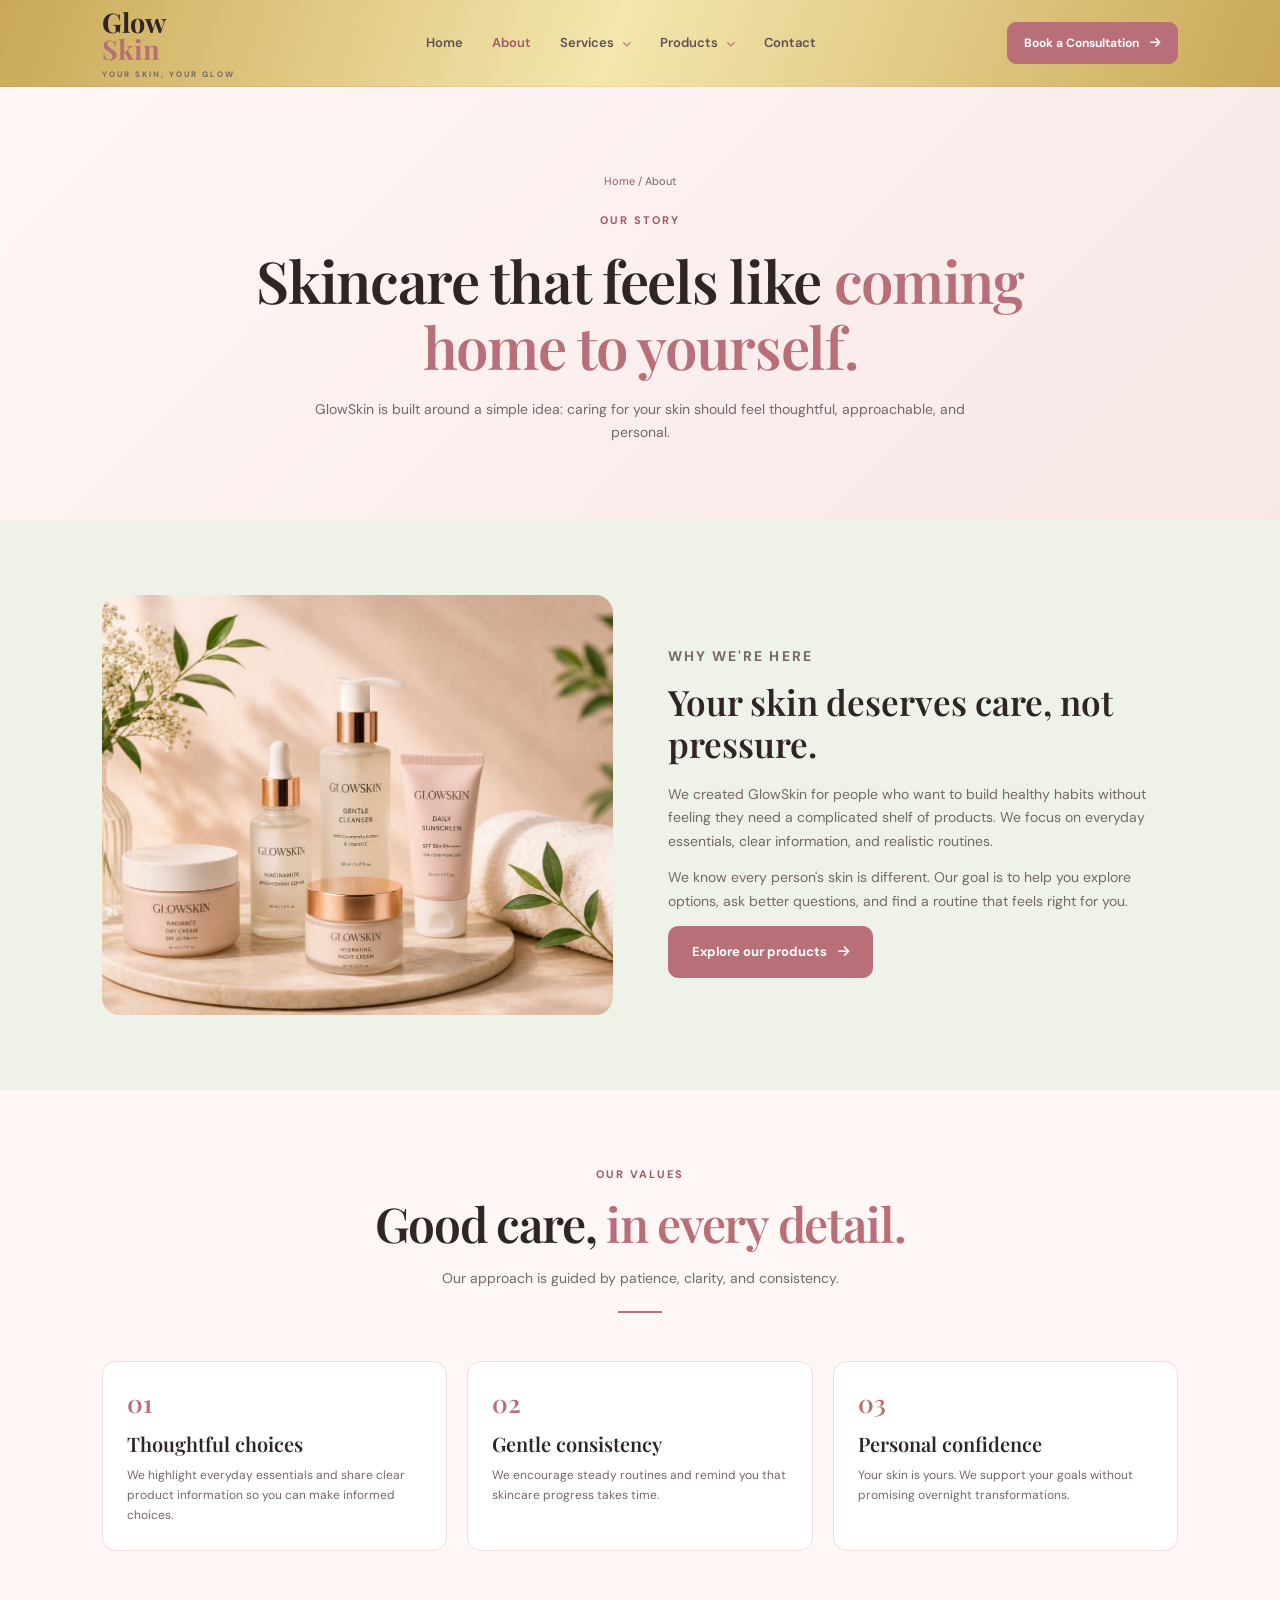
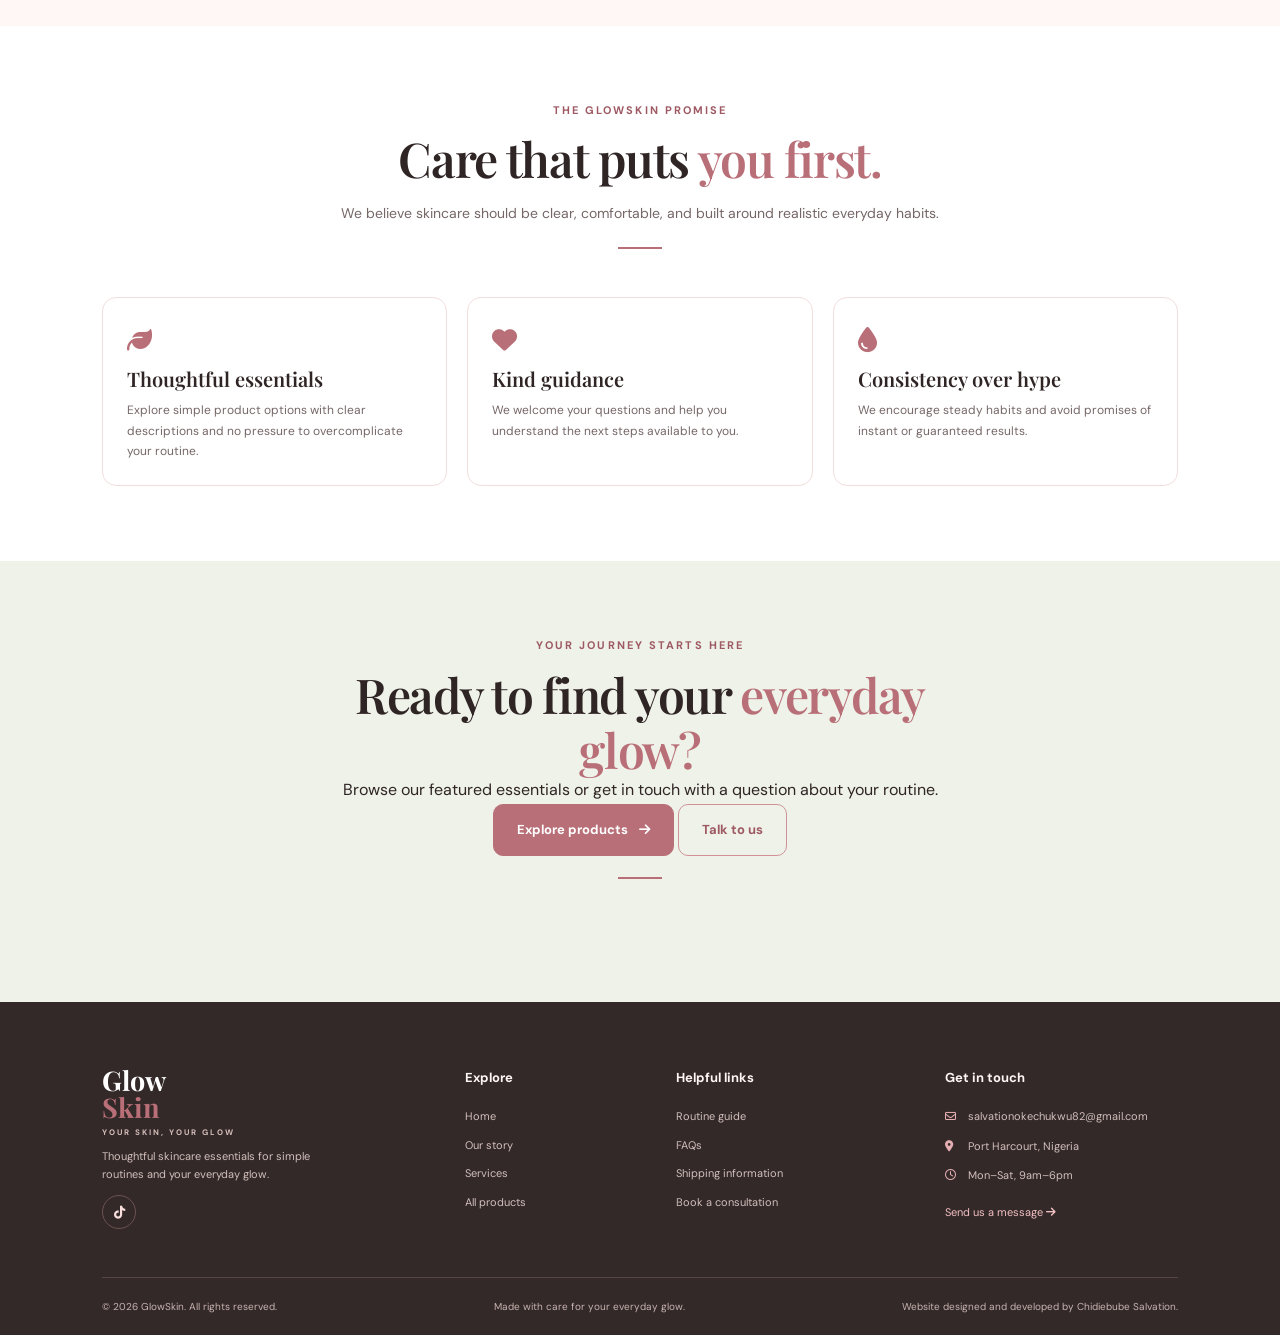
<file: GlowSkin-Website/about.html>
<!doctype html>
<html lang="en">
  <!-- GlowSkin page: shared navigation, page-specific content, then the shared footer. -->
  <head>
    <meta charset="utf-8" />
    <meta content="width=device-width, initial-scale=1.0" name="viewport" />
    <meta
      content="Explore GlowSkin skincare essentials and services."
      name="description"
    />
    <title>About Us | GlowSkin</title>
    <link href="https://fonts.googleapis.com" rel="preconnect" />
    <link crossorigin="" href="https://fonts.gstatic.com" rel="preconnect" />
    <link
      href="https://fonts.googleapis.com/css2?family=DM+Sans:wght@400;500;600;700&amp;family=Playfair+Display:wght@500;600;700&amp;display=swap"
      rel="stylesheet"
    />
    <link
      href="https://cdnjs.cloudflare.com/ajax/libs/font-awesome/6.5.2/css/all.min.css"
      rel="stylesheet"
    />
    <link href="beauty-&amp;-skin-care.css" rel="stylesheet" />
  </head>
  <body>
    <!-- SITE HEADER: logo, navigation links, and dropdown menus. -->
    <header class="site-header">
      <nav aria-label="Main navigation" class="navbar container">
        <a class="logo" href="beauty-&amp;-skin-care.html">
          Glow
          <span> Skin </span>
          <small> YOUR SKIN, YOUR GLOW </small>
        </a>
        <button
          aria-expanded="false"
          aria-label="Open navigation"
          class="menu-toggle"
        >
          <i class="fa-solid fa-bars"> </i>
        </button>
        <div class="nav-menu">
          <a class="nav-link" href="beauty-&amp;-skin-care.html"> Home </a>
          <a class="nav-link active" href="about.html"> About </a>
          <div class="nav-dropdown">
            <button
              aria-expanded="false"
              aria-haspopup="true"
              class="nav-link dropdown-trigger"
              type="button"
            >
              Services
              <i aria-hidden="true" class="fa-solid fa-chevron-down"> </i>
            </button>
            <div aria-label="Services submenu" class="dropdown-menu">
              <a href="services.html#facial">
                <span class="dropdown-icon">
                  <i class="fa-solid fa-spa"> </i>
                </span>
                <span>
                  <strong> Facial Care </strong>
                  <small> Refresh and nourish your skin </small>
                </span>
              </a>
              <a href="services.html#consultation">
                <span class="dropdown-icon">
                  <i class="fa-solid fa-user-doctor"> </i>
                </span>
                <span>
                  <strong> Skincare Consultation </strong>
                  <small> Get help with your routine </small>
                </span>
              </a>
              <a href="services.html#routine">
                <span class="dropdown-icon">
                  <i class="fa-solid fa-droplet"> </i>
                </span>
                <span>
                  <strong> Routine Guidance </strong>
                  <small> Build a simple daily routine </small>
                </span>
              </a>
              <a class="dropdown-feature" href="contact.html#booking">
                Need help choosing?
                <b>
                  Book a consultation
                  <i class="fa-solid fa-arrow-right"> </i>
                </b>
              </a>
            </div>
          </div>
          <div class="nav-dropdown">
            <button
              aria-expanded="false"
              aria-haspopup="true"
              class="nav-link dropdown-trigger"
              type="button"
            >
              Products
              <i aria-hidden="true" class="fa-solid fa-chevron-down"> </i>
            </button>
            <div aria-label="Products submenu" class="dropdown-menu">
              <a href="products.html">
                <span class="dropdown-icon">
                  <i class="fa-solid fa-bag-shopping"> </i>
                </span>
                <span>
                  <strong> All Products </strong>
                  <small> Explore skincare essentials </small>
                </span>
              </a>
              <a href="products.html#serum">
                <span class="dropdown-icon">
                  <i class="fa-solid fa-flask"> </i>
                </span>
                <span>
                  <strong> Face Serum </strong>
                  <small> Targeted daily skincare </small>
                </span>
              </a>
              <a href="products.html#cream">
                <span class="dropdown-icon">
                  <i class="fa-solid fa-sun"> </i>
                </span>
                <span>
                  <strong> Face Cream </strong>
                  <small> Moisture and softness </small>
                </span>
              </a>
              <a href="products.html#cleanser">
                <span class="dropdown-icon">
                  <i class="fa-solid fa-water"> </i>
                </span>
                <span>
                  <strong> Gentle Cleanser </strong>
                  <small> A fresh start for your routine </small>
                </span>
              </a>
              <a class="dropdown-feature" href="products.html#routine-guide">
                Not sure where to start?
                <b>
                  Explore the routine guide
                  <i class="fa-solid fa-arrow-right"> </i>
                </b>
              </a>
            </div>
          </div>
          <a class="nav-link" href="contact.html"> Contact </a>
        </div>
        <a class="button button-small nav-cta" href="contact.html#booking">
          Book a Consultation
          <i class="fa-solid fa-arrow-right"> </i>
        </a>
      </nav>
    </header>
    <!-- MAIN CONTENT: the sections that make this page different from the other pages. -->
    <main>
      <section class="page-hero">
        <div class="container">
          <p class="breadcrumbs">
            <a href="beauty-&amp;-skin-care.html"> Home </a>
            / About
          </p>
          <p class="eyebrow">OUR STORY</p>
          <h1>
            Skincare that feels like
            <em> coming home to yourself. </em>
          </h1>
          <p>
            GlowSkin is built around a simple idea: caring for your skin should
            feel thoughtful, approachable, and personal.
          </p>
        </div>
      </section>
      <section class="page-content">
        <div class="container page-two-col">
          <img
            alt="GlowSkin skincare products"
            src="image/about-skincare.jpg"
          />
          <div>
            <p class="eyebrow">WHY WE'RE HERE</p>
            <h2>Your skin deserves care, not pressure.</h2>
            <p>
              We created GlowSkin for people who want to build healthy habits
              without feeling they need a complicated shelf of products. We
              focus on everyday essentials, clear information, and realistic
              routines.
            </p>
            <p>
              We know every person's skin is different. Our goal is to help you
              explore options, ask better questions, and find a routine that
              feels right for you.
            </p>
            <a class="button" href="products.html">
              Explore our products
              <i class="fa-solid fa-arrow-right"> </i>
            </a>
          </div>
        </div>
      </section>
      <section class="page-content" style="background: #fff7f5">
        <div class="container">
          <div class="section-heading">
            <p class="eyebrow">OUR VALUES</p>
            <h2>
              Good care,
              <em> in every detail. </em>
            </h2>
            <p>Our approach is guided by patience, clarity, and consistency.</p>
          </div>
          <div class="routine-steps">
            <article>
              <span> 01 </span>
              <h3>Thoughtful choices</h3>
              <p>
                We highlight everyday essentials and share clear product
                information so you can make informed choices.
              </p>
            </article>
            <article>
              <span> 02 </span>
              <h3>Gentle consistency</h3>
              <p>
                We encourage steady routines and remind you that skincare
                progress takes time.
              </p>
            </article>
            <article>
              <span> 03 </span>
              <h3>Personal confidence</h3>
              <p>
                Your skin is yours. We support your goals without promising
                overnight transformations.
              </p>
            </article>
          </div>
        </div>
      </section>
      <section class="page-content" id="our-promise" style="background: #fff">
        <div class="container">
          <div class="section-heading">
            <p class="eyebrow">THE GLOWSKIN PROMISE</p>
            <h2>
              Care that puts
              <em> you first. </em>
            </h2>
            <p>
              We believe skincare should be clear, comfortable, and built around
              realistic everyday habits.
            </p>
          </div>
          <div class="routine-steps">
            <article>
              <span>
                <i class="fa-solid fa-leaf"> </i>
              </span>
              <h3>Thoughtful essentials</h3>
              <p>
                Explore simple product options with clear descriptions and no
                pressure to overcomplicate your routine.
              </p>
            </article>
            <article>
              <span>
                <i class="fa-solid fa-heart"> </i>
              </span>
              <h3>Kind guidance</h3>
              <p>
                We welcome your questions and help you understand the next steps
                available to you.
              </p>
            </article>
            <article>
              <span>
                <i class="fa-solid fa-droplet"> </i>
              </span>
              <h3>Consistency over hype</h3>
              <p>
                We encourage steady habits and avoid promises of instant or
                guaranteed results.
              </p>
            </article>
          </div>
        </div>
      </section>
      <section class="page-content" id="about-next-steps">
        <div class="container section-heading">
          <p class="eyebrow">YOUR JOURNEY STARTS HERE</p>
          <h2>
            Ready to find your
            <em> everyday glow? </em>
          </h2>
          <p>
            Browse our featured essentials or get in touch with a question about
            your routine.
          </p>
          <a class="button" href="products.html">
            Explore products
            <i class="fa-solid fa-arrow-right"> </i>
          </a>
          <a class="button button-outline" href="contact.html#booking">
            Talk to us
          </a>
        </div>
      </section>
    </main>
    <!-- SITE FOOTER: shared links and GlowSkin contact information. -->
    <footer class="site-footer">
      <div class="container footer-grid">
        <div class="footer-brand">
          <a class="logo" href="beauty-&amp;-skin-care.html">
            Glow
            <span> Skin </span>
            <small> YOUR SKIN, YOUR GLOW </small>
          </a>
          <p>
            Thoughtful skincare essentials for simple routines and your everyday
            glow.
          </p>
          <div class="social-links">
            <a
              aria-label="TikTok @chidiebubesa"
              href="https://www.tiktok.com/@chidiebubesa"
            >
              <i class="fa-brands fa-tiktok"> </i>
            </a>
          </div>
        </div>
        <div>
          <h3>Explore</h3>
          <a href="beauty-&amp;-skin-care.html"> Home </a>
          <a href="about.html"> Our story </a>
          <a href="services.html"> Services </a>
          <a href="products.html"> All products </a>
        </div>
        <div>
          <h3>Helpful links</h3>
          <a href="products.html#routine-guide"> Routine guide </a>
          <a href="contact.html#faq"> FAQs </a>
          <a href="contact.html#shipping"> Shipping information </a>
          <a href="contact.html#booking"> Book a consultation </a>
        </div>
        <div>
          <h3>Get in touch</h3>
          <p>
            <i class="fa-regular fa-envelope"> </i>
            salvationokechukwu82@gmail.com
          </p>
          <p>
            <i class="fa-solid fa-location-dot"> </i>
            Port Harcourt, Nigeria
          </p>
          <p>
            <i class="fa-regular fa-clock"> </i>
            Mon&ndash;Sat, 9am&ndash;6pm
          </p>
          <a class="footer-contact" href="contact.html">
            Send us a message
            <i class="fa-solid fa-arrow-right"> </i>
          </a>
        </div>
      </div>
      <div class="container footer-bottom">
        <p>
          &copy;
          <span id="year"> </span>
          GlowSkin. All rights reserved.
        </p>
        <p>Made with care for your everyday glow.</p>
        <p class="developer-credit">
          Website designed and developed by Chidiebube Salvation.
        </p>
      </div>
    </footer>
    <script src="script.js"></script>
  </body>
</html>
</file>
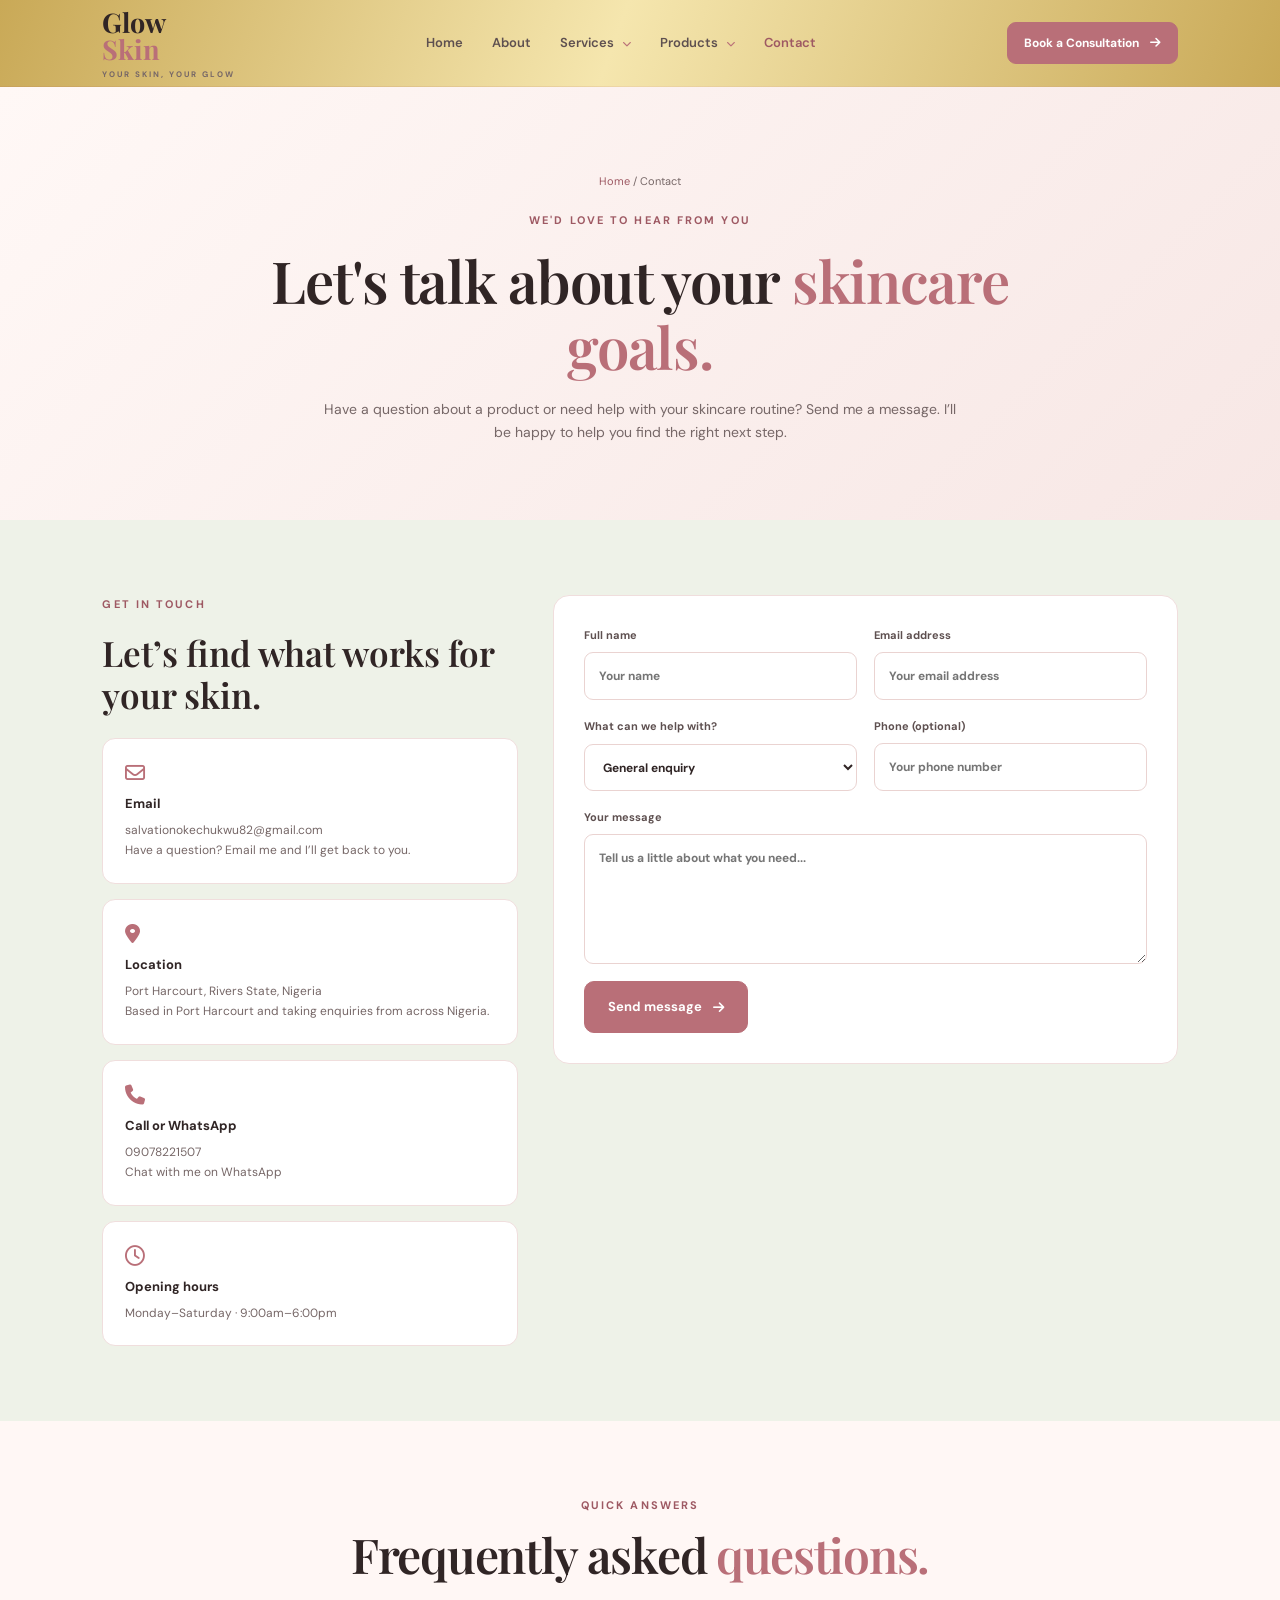
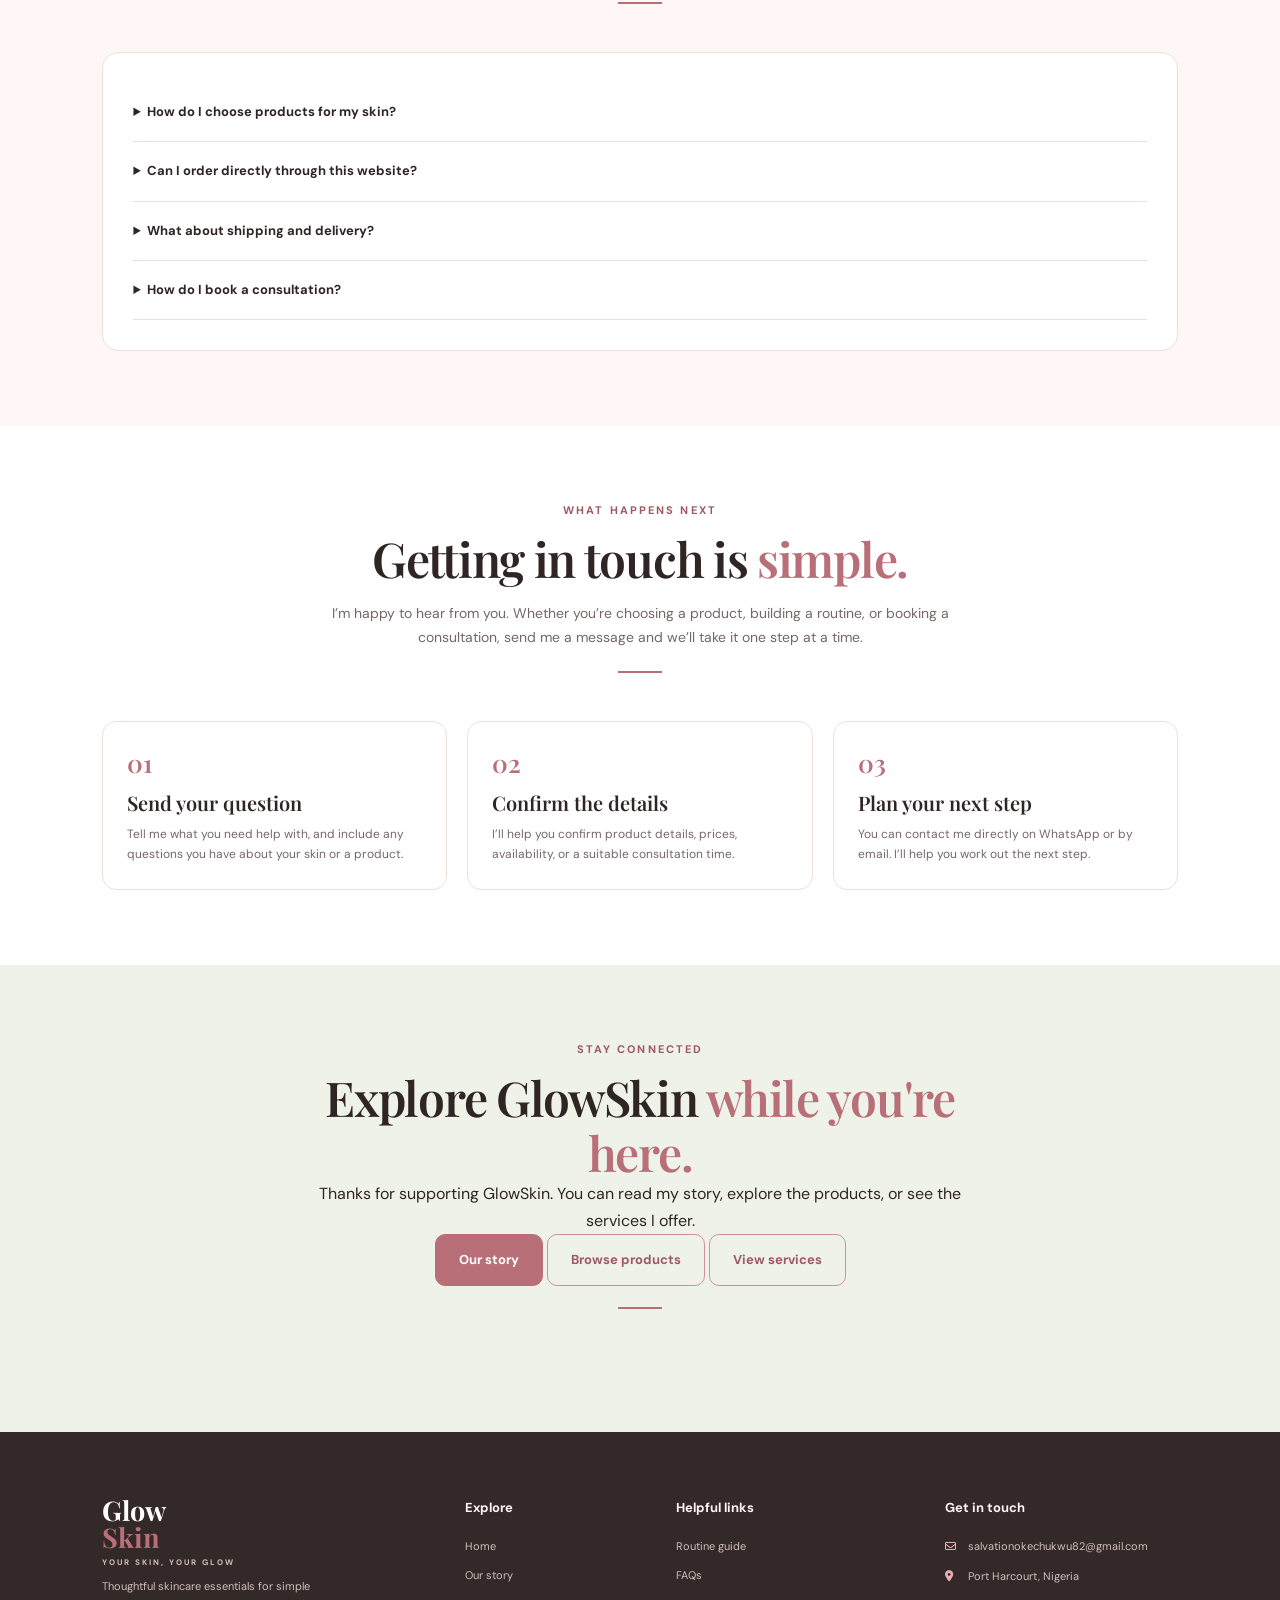
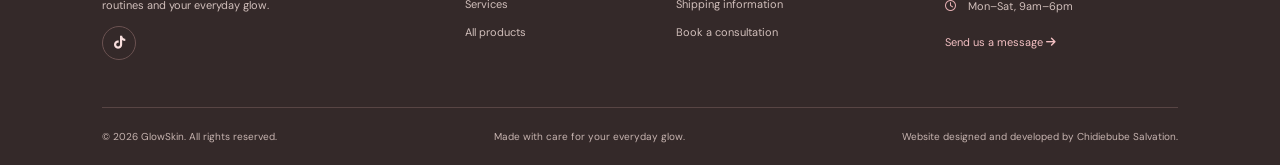
<file: GlowSkin-Website/contact.html>
<!doctype html>
<html lang="en">
  <!-- GlowSkin page: shared navigation, page-specific content, then the shared footer. -->
  <head>
    <meta charset="utf-8" />
    <meta content="width=device-width, initial-scale=1.0" name="viewport" />
    <meta
      content="Explore GlowSkin skincare essentials and services."
      name="description"
    />
    <title>Contact | GlowSkin</title>
    <link href="https://fonts.googleapis.com" rel="preconnect" />
    <link crossorigin="" href="https://fonts.gstatic.com" rel="preconnect" />
    <link
      href="https://fonts.googleapis.com/css2?family=DM+Sans:wght@400;500;600;700&amp;family=Playfair+Display:wght@500;600;700&amp;display=swap"
      rel="stylesheet"
    />
    <link
      href="https://cdnjs.cloudflare.com/ajax/libs/font-awesome/6.5.2/css/all.min.css"
      rel="stylesheet"
    />
    <link href="beauty-&amp;-skin-care.css" rel="stylesheet" />
  </head>
  <body>
    <!-- SITE HEADER: logo, navigation links, and dropdown menus. -->
    <header class="site-header">
      <nav aria-label="Main navigation" class="navbar container">
        <a class="logo" href="beauty-&amp;-skin-care.html">
          Glow
          <span> Skin </span>
          <small> YOUR SKIN, YOUR GLOW </small>
        </a>
        <button
          aria-expanded="false"
          aria-label="Open navigation"
          class="menu-toggle"
        >
          <i class="fa-solid fa-bars"> </i>
        </button>
        <div class="nav-menu">
          <a class="nav-link" href="beauty-&amp;-skin-care.html"> Home </a>
          <a class="nav-link" href="about.html"> About </a>
          <div class="nav-dropdown">
            <button
              aria-expanded="false"
              aria-haspopup="true"
              class="nav-link dropdown-trigger"
              type="button"
            >
              Services
              <i aria-hidden="true" class="fa-solid fa-chevron-down"> </i>
            </button>
            <div aria-label="Services submenu" class="dropdown-menu">
              <a href="services.html#facial">
                <span class="dropdown-icon">
                  <i class="fa-solid fa-spa"> </i>
                </span>
                <span>
                  <strong> Facial Care </strong>
                  <small> Refresh and nourish your skin </small>
                </span>
              </a>
              <a href="services.html#consultation">
                <span class="dropdown-icon">
                  <i class="fa-solid fa-user-doctor"> </i>
                </span>
                <span>
                  <strong> Skincare Consultation </strong>
                  <small> Get help with your routine </small>
                </span>
              </a>
              <a href="services.html#routine">
                <span class="dropdown-icon">
                  <i class="fa-solid fa-droplet"> </i>
                </span>
                <span>
                  <strong> Routine Guidance </strong>
                  <small> Build a simple daily routine </small>
                </span>
              </a>
              <a class="dropdown-feature" href="contact.html#booking">
                Need help choosing?
                <b>
                  Book a consultation
                  <i class="fa-solid fa-arrow-right"> </i>
                </b>
              </a>
            </div>
          </div>
          <div class="nav-dropdown">
            <button
              aria-expanded="false"
              aria-haspopup="true"
              class="nav-link dropdown-trigger"
              type="button"
            >
              Products
              <i aria-hidden="true" class="fa-solid fa-chevron-down"> </i>
            </button>
            <div aria-label="Products submenu" class="dropdown-menu">
              <a href="products.html">
                <span class="dropdown-icon">
                  <i class="fa-solid fa-bag-shopping"> </i>
                </span>
                <span>
                  <strong> All Products </strong>
                  <small> Explore skincare essentials </small>
                </span>
              </a>
              <a href="products.html#serum">
                <span class="dropdown-icon">
                  <i class="fa-solid fa-flask"> </i>
                </span>
                <span>
                  <strong> Face Serum </strong>
                  <small> Targeted daily skincare </small>
                </span>
              </a>
              <a href="products.html#cream">
                <span class="dropdown-icon">
                  <i class="fa-solid fa-sun"> </i>
                </span>
                <span>
                  <strong> Face Cream </strong>
                  <small> Moisture and softness </small>
                </span>
              </a>
              <a href="products.html#cleanser">
                <span class="dropdown-icon">
                  <i class="fa-solid fa-water"> </i>
                </span>
                <span>
                  <strong> Gentle Cleanser </strong>
                  <small> A fresh start for your routine </small>
                </span>
              </a>
              <a class="dropdown-feature" href="products.html#routine-guide">
                Not sure where to start?
                <b>
                  Explore the routine guide
                  <i class="fa-solid fa-arrow-right"> </i>
                </b>
              </a>
            </div>
          </div>
          <a class="nav-link active" href="contact.html"> Contact </a>
        </div>
        <a class="button button-small nav-cta" href="contact.html#booking">
          Book a Consultation
          <i class="fa-solid fa-arrow-right"> </i>
        </a>
      </nav>
    </header>

    <!-- contact-section -->

        <main>
      <section class="page-hero">
        <div class="container">
          <p class="breadcrumbs">
            <a href="beauty-&amp;-skin-care.html"> Home </a>
            / Contact
          </p>
          <p class="eyebrow">WE'D LOVE TO HEAR FROM YOU</p>
          <h1>
            Let's talk about your
            <em> skincare goals. </em>
          </h1>
          <p>
            Have a question about a product or need help with your skincare
            routine? Send me a message. I&rsquo;ll be happy to help you find the
            right next step.
          </p>
        </div>
      </section>
      <section class="page-content" id="booking">
        <div class="container contact-layout">
          <div>
            <p class="eyebrow">GET IN TOUCH</p>
            <h2 style="font: 600 35px/1.2 var(--serif); margin-bottom: 22px">
              Let&rsquo;s find what works for your skin.
            </h2>
            <div class="contact-cards">
              <article class="contact-card">
                <i class="fa-regular fa-envelope"> </i>
                <h3>Email</h3>
                <p>salvationokechukwu82@gmail.com</p>
                <p>Have a question? Email me and I&rsquo;ll get back to you.</p>
              </article>
              <article class="contact-card">
                <i class="fa-solid fa-location-dot"> </i>
                <h3>Location</h3>
                <p>Port Harcourt, Rivers State, Nigeria</p>
                <p>
                  Based in Port Harcourt and taking enquiries from across
                  Nigeria.
                </p>
              </article>
              <article class="contact-card">
                <i class="fa-solid fa-phone"> </i>
                <h3>Call or WhatsApp</h3>
                <p>
                  <a href="tel:+2349078221507"> 09078221507 </a>
                </p>
                <p>
                  <a
                    href="https://wa.me/2349078221507"
                    rel="noopener"
                    target="_blank"
                  >
                    Chat with me on WhatsApp
                  </a>
                </p>
              </article>
              <article class="contact-card">
                <i class="fa-regular fa-clock"> </i>
                <h3>Opening hours</h3>
                <p>Monday&ndash;Saturday &middot; 9:00am&ndash;6:00pm</p>
              </article>
            </div>
          </div>

          
          <form class="contact-form" id="contact-form">
            <label>
              Full name
              <input
                autocomplete="name"
                name="name"
                placeholder="Your name"
                required=""
              />
            </label>
            <label>
              Email address
              <input
                autocomplete="email"
                name="email"
                placeholder="Your email address"
                required=""
                type="email"
              />
            </label>
            <label>
              What can we help with?
              <select name="subject">
                <option value="General enquiry">General enquiry</option>
                <option value="Product enquiry">Product enquiry</option>
                <option value="Skincare consultation">
                  Skincare consultation
                </option>
                <option value="Facial care">Facial care</option>
              </select>
            </label>
            <label>
              Phone (optional)
              <input
                autocomplete="tel"
                name="phone"
                placeholder="Your phone number"
                type="tel"
              />
            </label>
            <label class="full">
              Your message
              <textarea
                name="message"
                placeholder="Tell us a little about what you need..."
                required=""
              ></textarea>
            </label>
            <div class="full">
              <button class="button" type="submit">
                Send message
                <i class="fa-solid fa-arrow-right"> </i>
              </button>
              <p aria-live="polite" class="form-message"></p>
            </div>
          </form>
        </div>
      </section>
      <section class="page-content" id="faq" style="background: #fff7f5">
        <div class="container">
          <div class="section-heading">
            <p class="eyebrow">QUICK ANSWERS</p>
            <h2>
              Frequently asked
              <em> questions. </em>
            </h2>
          </div>
          <div class="faq-list content-panel">
            <details>
              <summary>How do I choose products for my skin?</summary>
              <p>
                Start with your main goal and current routine. If you have
                persistent skin concerns, a qualified healthcare professional
                can provide personalized advice.
              </p>
            </details>
            <details>
              <summary>Can I order directly through this website?</summary>
              <p>
                This is currently a front-end demo. Product enquiry links open
                this contact form, but payment and order processing still need
                to be connected.
              </p>
            </details>
            <details id="shipping">
              <summary>What about shipping and delivery?</summary>
              <p>
                Shipping rates, delivery areas, and timing should be confirmed
                directly with GlowSkin before an order is placed.
              </p>
            </details>
            <details>
              <summary>How do I book a consultation?</summary>
              <p>
                Choose &ldquo;Skincare consultation&rdquo; in the form above and
                tell us a convenient time. The form needs an email service
                integration before submissions can be delivered.
              </p>
            </details>
          </div>
        </div>
      </section>
      <section class="page-content" id="contact-steps" style="background: #fff">
        <div class="container">
          <div class="section-heading">
            <p class="eyebrow">WHAT HAPPENS NEXT</p>
            <h2>
              Getting in touch is
              <em> simple. </em>
            </h2>
            <p>
              I&rsquo;m happy to hear from you. Whether you&rsquo;re choosing a
              product, building a routine, or booking a consultation, send me a
              message and we&rsquo;ll take it one step at a time.
            </p>
          </div>
          <div class="routine-steps">
            <article>
              <span> 01 </span>
              <h3>Send your question</h3>
              <p>
                Tell me what you need help with, and include any questions you
                have about your skin or a product.
              </p>
            </article>
            <article>
              <span> 02 </span>
              <h3>Confirm the details</h3>
              <p>
                I&rsquo;ll help you confirm product details, prices,
                availability, or a suitable consultation time.
              </p>
            </article>
            <article>
              <span> 03 </span>
              <h3>Plan your next step</h3>
              <p>
                You can contact me directly on WhatsApp or by email. I&rsquo;ll
                help you work out the next step.
              </p>
            </article>
          </div>
        </div>
      </section>
      <section class="page-content" id="contact-support">
        <div class="container section-heading">
          <p class="eyebrow">STAY CONNECTED</p>
          <h2>
            Explore GlowSkin
            <em> while you're here. </em>
          </h2>
          <p>
            Thanks for supporting GlowSkin. You can read my story, explore the
            products, or see the services I offer.
          </p>
          <a class="button" href="about.html"> Our story </a>
          <a class="button button-outline" href="products.html">
            Browse products
          </a>
          <a class="button button-outline" href="services.html">
            View services
          </a>
        </div>
      </section>
    </main>

   <!-- my-footer-section -->
    
    <footer class="site-footer">
      <div class="container footer-grid">
        <div class="footer-brand">
          <a class="logo" href="beauty-&amp;-skin-care.html">
            Glow
            <span> Skin </span>
            <small> YOUR SKIN, YOUR GLOW </small>
          </a>
          <p>
            Thoughtful skincare essentials for simple routines and your everyday
            glow.
          </p>
          <div class="social-links">
            <a
              aria-label="TikTok @chidiebubesa"
              href="https://www.tiktok.com/@chidiebubesa"
            >
              <i class="fa-brands fa-tiktok"> </i>
            </a>
          </div>
        </div>
        <div>
          <h3>Explore</h3>
          <a href="beauty-&amp;-skin-care.html"> Home </a>
          <a href="about.html"> Our story </a>
          <a href="services.html"> Services </a>
          <a href="products.html"> All products </a>
        </div>
        <div>
          <h3>Helpful links</h3>
          <a href="products.html#routine-guide"> Routine guide </a>
          <a href="contact.html#faq"> FAQs </a>
          <a href="contact.html#shipping"> Shipping information </a>
          <a href="contact.html#booking"> Book a consultation </a>
        </div>
        <div>
          <h3>Get in touch</h3>
          <p>
            <i class="fa-regular fa-envelope"> </i>
            salvationokechukwu82@gmail.com
          </p>
          <p>
            <i class="fa-solid fa-location-dot"> </i>
            Port Harcourt, Nigeria
          </p>
          <p>
            <i class="fa-regular fa-clock"> </i>
            Mon&ndash;Sat, 9am&ndash;6pm
          </p>
          <a class="footer-contact" href="contact.html">
            Send us a message
            <i class="fa-solid fa-arrow-right"> </i>
          </a>
        </div>
      </div>
      <div class="container footer-bottom">
        <p>
          &copy;
          <span id="year"> </span>
          GlowSkin. All rights reserved.
        </p>
        <p>Made with care for your everyday glow.</p>
        <p class="developer-credit">
          Website designed and developed by Chidiebube Salvation.
        </p>
      </div>
    </footer>
    <script src="script.js"></script>
  </body>
</html>
</file>
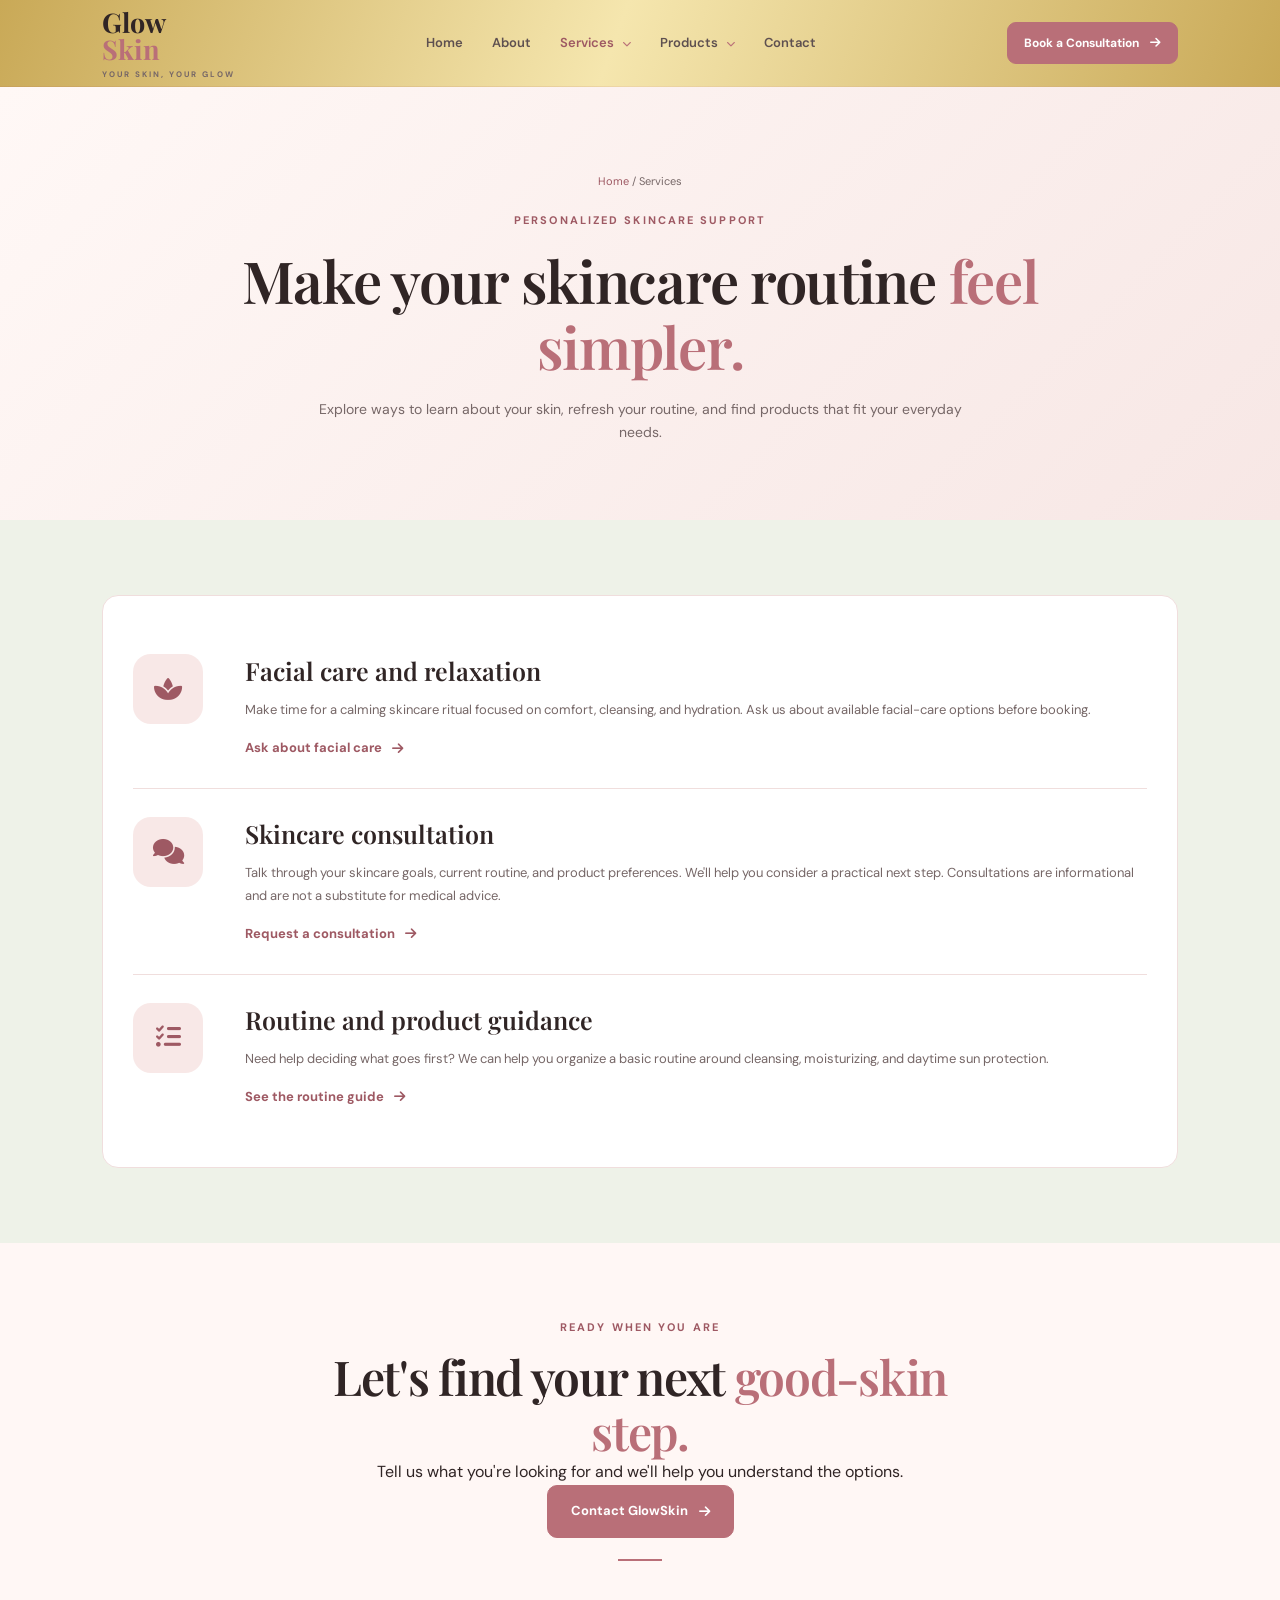
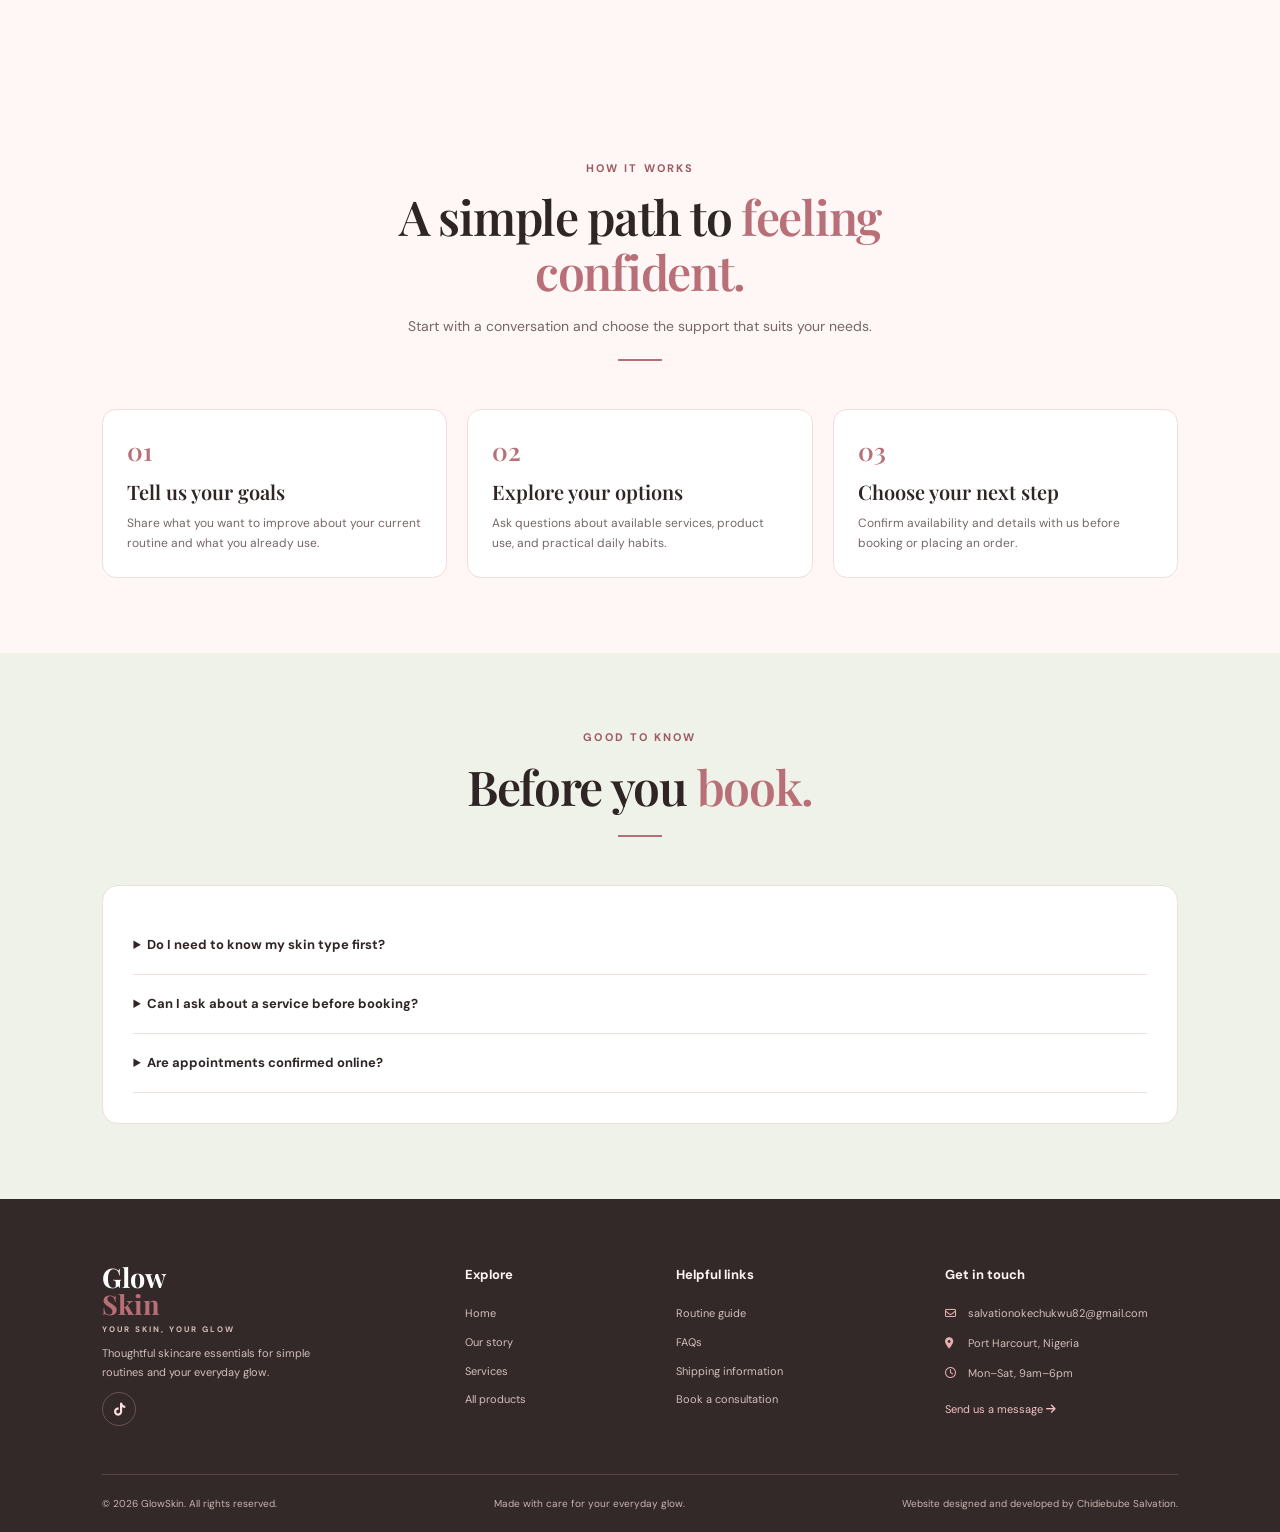
<file: GlowSkin-Website/services.html>
<!doctype html>
<html lang="en">
  
  <head>
    <meta charset="utf-8" />
    <meta content="width=device-width, initial-scale=1.0" name="viewport" />
    <meta
      content="Explore GlowSkin skincare essentials and services."
      name="description"
    />
    <title>Services | GlowSkin</title>
    <link href="https://fonts.googleapis.com" rel="preconnect" />
    <link crossorigin="" href="https://fonts.gstatic.com" rel="preconnect" />
    <link
      href="https://fonts.googleapis.com/css2?family=DM+Sans:wght@400;500;600;700&amp;family=Playfair+Display:wght@500;600;700&amp;display=swap"
      rel="stylesheet"
    />
    <link
      href="https://cdnjs.cloudflare.com/ajax/libs/font-awesome/6.5.2/css/all.min.css"
      rel="stylesheet"
    />
    <link href="beauty-&amp;-skin-care.css" rel="stylesheet" />
  </head>
  <body>
    
    <header class="site-header">
      <nav aria-label="Main navigation" class="navbar container">
        <a class="logo" href="beauty-&amp;-skin-care.html">
          Glow
          <span> Skin </span>
          <small> YOUR SKIN, YOUR GLOW </small>
        </a>
        <button
          aria-expanded="false"
          aria-label="Open navigation"
          class="menu-toggle"
        >
          <i class="fa-solid fa-bars"> </i>
        </button>
        <div class="nav-menu">
          <a class="nav-link" href="beauty-&amp;-skin-care.html"> Home </a>
          <a class="nav-link" href="about.html"> About </a>
          <div class="nav-dropdown">
            <button
              aria-expanded="false"
              aria-haspopup="true"
              class="nav-link dropdown-trigger active"
              type="button"
            >
              Services
              <i aria-hidden="true" class="fa-solid fa-chevron-down"> </i>
            </button>
            <div aria-label="Services submenu" class="dropdown-menu">
              <a href="services.html#facial">
                <span class="dropdown-icon">
                  <i class="fa-solid fa-spa"> </i>
                </span>
                <span>
                  <strong> Facial Care </strong>
                  <small> Refresh and nourish your skin </small>
                </span>
              </a>
              <a href="services.html#consultation">
                <span class="dropdown-icon">
                  <i class="fa-solid fa-user-doctor"> </i>
                </span>
                <span>
                  <strong> Skincare Consultation </strong>
                  <small> Get help with your routine </small>
                </span>
              </a>
              <a href="services.html#routine">
                <span class="dropdown-icon">
                  <i class="fa-solid fa-droplet"> </i>
                </span>
                <span>
                  <strong> Routine Guidance </strong>
                  <small> Build a simple daily routine </small>
                </span>
              </a>
              <a class="dropdown-feature" href="contact.html#booking">
                Need help choosing?
                <b>
                  Book a consultation
                  <i class="fa-solid fa-arrow-right"> </i>
                </b>
              </a>
            </div>
          </div>
          <div class="nav-dropdown">
            <button
              aria-expanded="false"
              aria-haspopup="true"
              class="nav-link dropdown-trigger"
              type="button"
            >
              Products
              <i aria-hidden="true" class="fa-solid fa-chevron-down"> </i>
            </button>
            <div aria-label="Products submenu" class="dropdown-menu">
              <a href="products.html">
                <span class="dropdown-icon">
                  <i class="fa-solid fa-bag-shopping"> </i>
                </span>
                <span>
                  <strong> All Products </strong>
                  <small> Explore skincare essentials </small>
                </span>
              </a>
              <a href="products.html#serum">
                <span class="dropdown-icon">
                  <i class="fa-solid fa-flask"> </i>
                </span>
                <span>
                  <strong> Face Serum </strong>
                  <small> Targeted daily skincare </small>
                </span>
              </a>
              <a href="products.html#cream">
                <span class="dropdown-icon">
                  <i class="fa-solid fa-sun"> </i>
                </span>
                <span>
                  <strong> Face Cream </strong>
                  <small> Moisture and softness </small>
                </span>
              </a>
              <a href="products.html#cleanser">
                <span class="dropdown-icon">
                  <i class="fa-solid fa-water"> </i>
                </span>
                <span>
                  <strong> Gentle Cleanser </strong>
                  <small> A fresh start for your routine </small>
                </span>
              </a>
              <a class="dropdown-feature" href="products.html#routine-guide">
                Not sure where to start?
                <b>
                  Explore the routine guide
                  <i class="fa-solid fa-arrow-right"> </i>
                </b>
              </a>
            </div>
          </div>
          <a class="nav-link" href="contact.html"> Contact </a>
        </div>
        <a class="button button-small nav-cta" href="contact.html#booking">
          Book a Consultation
          <i class="fa-solid fa-arrow-right"> </i>
        </a>
      </nav>
    </header>

    <!-- my-service-section -->

    <main>
      <section class="page-hero">
        <div class="container">
          <p class="breadcrumbs">
            <a href="beauty-&amp;-skin-care.html"> Home </a>
            / Services
          </p>
          <p class="eyebrow">PERSONALIZED SKINCARE SUPPORT</p>
          <h1>
            Make your skincare routine
            <em> feel simpler. </em>
          </h1>
          <p>
            Explore ways to learn about your skin, refresh your routine, and
            find products that fit your everyday needs.
          </p>
        </div>
      </section>
      <section class="page-content">
        <div class="container content-panel">
          <article class="service-detail" id="facial">
            <div class="detail-icon">
              <i class="fa-solid fa-spa"> </i>
            </div>
            <div>
              <h2>Facial care and relaxation</h2>
              <p>
                Make time for a calming skincare ritual focused on comfort,
                cleansing, and hydration. Ask us about available facial-care
                options before booking.
              </p>
              <a
                class="text-link"
                href="contact.html?service=Facial%20care#booking"
              >
                Ask about facial care
                <i class="fa-solid fa-arrow-right"> </i>
              </a>
            </div>
          </article>
          <article class="service-detail" id="consultation">
            <div class="detail-icon">
              <i class="fa-solid fa-comments"> </i>
            </div>
            <div>
              <h2>Skincare consultation</h2>
              <p>
                Talk through your skincare goals, current routine, and product
                preferences. We'll help you consider a practical next step.
                Consultations are informational and are not a substitute for
                medical advice.
              </p>
              <a
                class="text-link"
                href="contact.html?service=Skincare%20consultation#booking"
              >
                Request a consultation
                <i class="fa-solid fa-arrow-right"> </i>
              </a>
            </div>
          </article>
          <article class="service-detail" id="routine">
            <div class="detail-icon">
              <i class="fa-solid fa-list-check"> </i>
            </div>
            <div>
              <h2>Routine and product guidance</h2>
              <p>
                Need help deciding what goes first? We can help you organize a
                basic routine around cleansing, moisturizing, and daytime sun
                protection.
              </p>
              <a class="text-link" href="products.html#routine-guide">
                See the routine guide
                <i class="fa-solid fa-arrow-right"> </i>
              </a>
            </div>
          </article>
        </div>
      </section>
      <section class="page-content" style="background: #fff7f5">
        <div class="container section-heading">
          <p class="eyebrow">READY WHEN YOU ARE</p>
          <h2>
            Let's find your next
            <em> good-skin step. </em>
          </h2>
          <p>
            Tell us what you're looking for and we'll help you understand the
            options.
          </p>
          <a class="button" href="contact.html#booking">
            Contact GlowSkin
            <i class="fa-solid fa-arrow-right"> </i>
          </a>
        </div>
      </section>
      <section
        class="page-content"
        id="service-process"
        style="background: #fff7f5"
      >
        <div class="container">
          <div class="section-heading">
            <p class="eyebrow">HOW IT WORKS</p>
            <h2>
              A simple path to
              <em> feeling confident. </em>
            </h2>
            <p>
              Start with a conversation and choose the support that suits your
              needs.
            </p>
          </div>
          <div class="routine-steps">
            <article>
              <span> 01 </span>
              <h3>Tell us your goals</h3>
              <p>
                Share what you want to improve about your current routine and
                what you already use.
              </p>
            </article>
            <article>
              <span> 02 </span>
              <h3>Explore your options</h3>
              <p>
                Ask questions about available services, product use, and
                practical daily habits.
              </p>
            </article>
            <article>
              <span> 03 </span>
              <h3>Choose your next step</h3>
              <p>
                Confirm availability and details with us before booking or
                placing an order.
              </p>
            </article>
          </div>
        </div>
      </section>
      <section class="page-content" id="service-faq">
        <div class="container">
          <div class="section-heading">
            <p class="eyebrow">GOOD TO KNOW</p>
            <h2>
              Before you
              <em> book. </em>
            </h2>
          </div>
          <div class="faq-list content-panel">
            <details>
              <summary>Do I need to know my skin type first?</summary>
              <p>
                No. Tell us what you know about your routine and concerns, and
                we can discuss general options. A healthcare professional is
                best for persistent or medical skin issues.
              </p>
            </details>
            <details>
              <summary>Can I ask about a service before booking?</summary>
              <p>
                Yes. Use the contact form to ask about availability, pricing,
                and what a service includes.
              </p>
            </details>
            <details>
              <summary>Are appointments confirmed online?</summary>
              <p>
                The website form is currently a demo and does not send
                submissions until connected to an email or booking service.
              </p>
            </details>
          </div>
        </div>
      </section>
    </main>

    <!-- my-footer -->
     
    <footer class="site-footer">
      <div class="container footer-grid">
        <div class="footer-brand">
          <a class="logo" href="beauty-&amp;-skin-care.html">
            Glow
            <span> Skin </span>
            <small> YOUR SKIN, YOUR GLOW </small>
          </a>
          <p>
            Thoughtful skincare essentials for simple routines and your everyday
            glow.
          </p>
          <div class="social-links">
            <a
              aria-label="TikTok @chidiebubesa"
              href="https://www.tiktok.com/@chidiebubesa"
            >
              <i class="fa-brands fa-tiktok"> </i>
            </a>
          </div>
        </div>
        <div>
          <h3>Explore</h3>
          <a href="beauty-&amp;-skin-care.html"> Home </a>
          <a href="about.html"> Our story </a>
          <a href="services.html"> Services </a>
          <a href="products.html"> All products </a>
        </div>
        <div>
          <h3>Helpful links</h3>
          <a href="products.html#routine-guide"> Routine guide </a>
          <a href="contact.html#faq"> FAQs </a>
          <a href="contact.html#shipping"> Shipping information </a>
          <a href="contact.html#booking"> Book a consultation </a>
        </div>
        <div>
          <h3>Get in touch</h3>
          <p>
            <i class="fa-regular fa-envelope"> </i>
            salvationokechukwu82@gmail.com
          </p>
          <p>
            <i class="fa-solid fa-location-dot"> </i>
            Port Harcourt, Nigeria
          </p>
          <p>
            <i class="fa-regular fa-clock"> </i>
            Mon&ndash;Sat, 9am&ndash;6pm
          </p>
          <a class="footer-contact" href="contact.html">
            Send us a message
            <i class="fa-solid fa-arrow-right"> </i>
          </a>
        </div>
      </div>
      <div class="container footer-bottom">
        <p>
          &copy;
          <span id="year"> </span>
          GlowSkin. All rights reserved.
        </p>
        <p>Made with care for your everyday glow.</p>
        <p class="developer-credit">
          Website designed and developed by Chidiebube Salvation.
        </p>
      </div>
    </footer>
    <script src="script.js"></script>
  </body>
</html>
</file>
